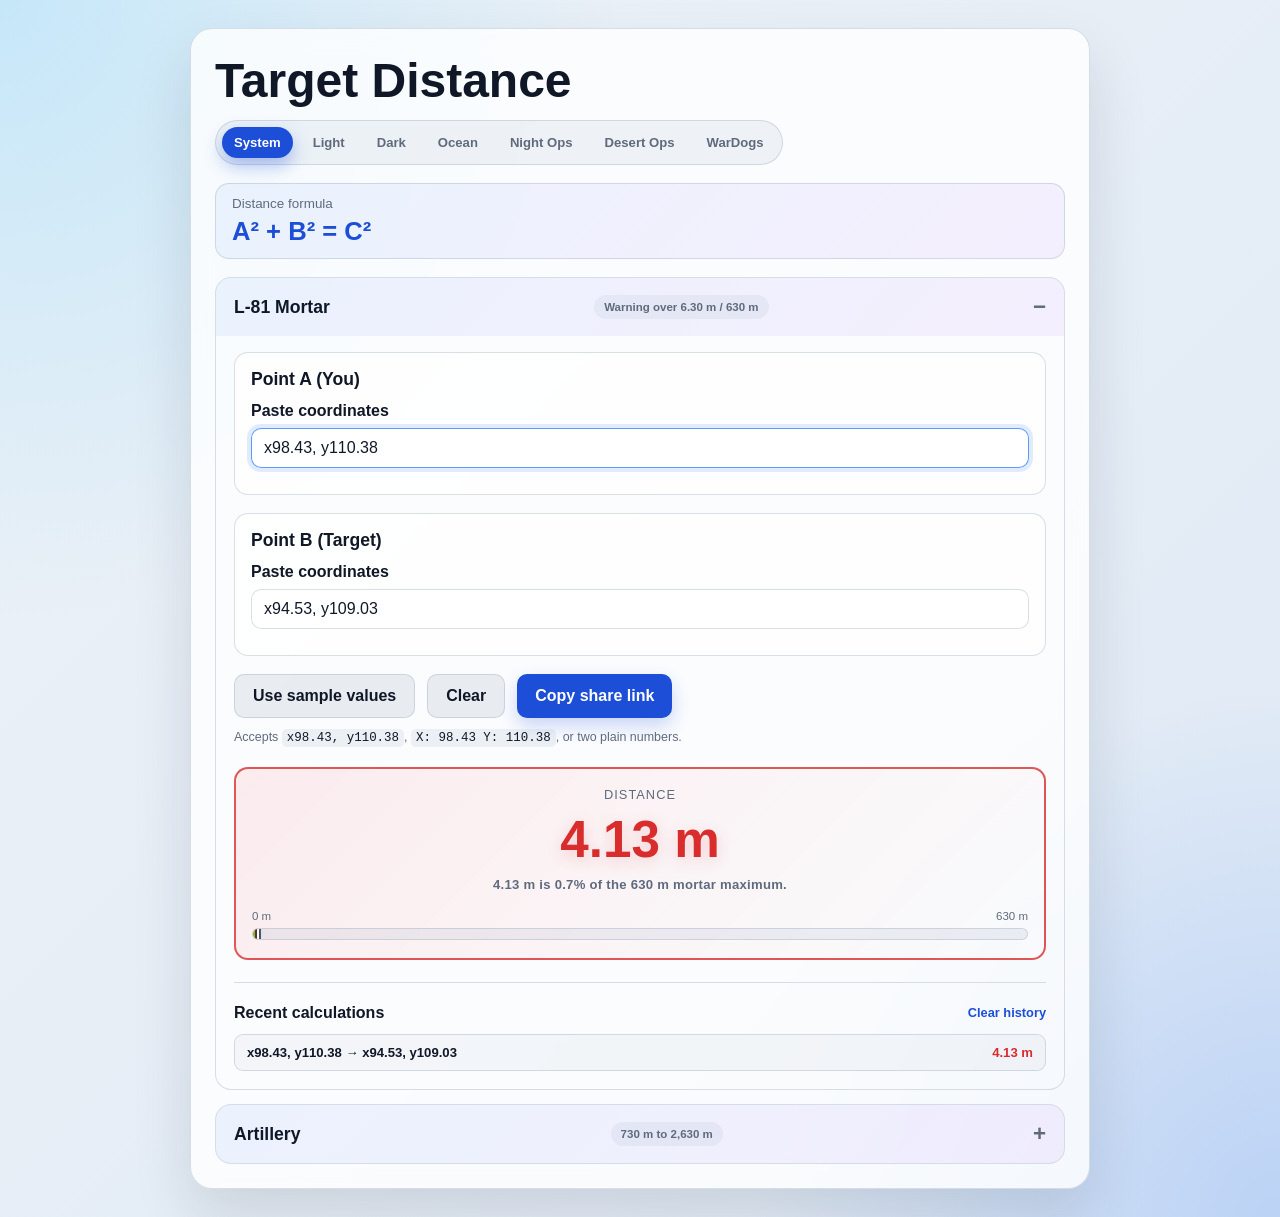
<file: mortar-calculator/index.html>
<!DOCTYPE html>
<html lang="en">
  <head>
    <meta charset="UTF-8" />
    <meta name="viewport" content="width=device-width, initial-scale=1.0" />
    <title>Target Distance Calculator</title>
    <link rel="stylesheet" href="style.css" />
  </head>
  <body>
    <main class="app">
      <div class="card calculator-card">
        <div class="top-bar">
          <h1>Target Distance</h1>

          <div class="theme-toggle" aria-label="Theme selector">
            <button class="theme-btn" type="button" data-theme="system">System</button>
            <button class="theme-btn" type="button" data-theme="light">Light</button>
            <button class="theme-btn" type="button" data-theme="dark">Dark</button>
            <button class="theme-btn" type="button" data-theme="ocean">Ocean</button>
            <button class="theme-btn" type="button" data-theme="night-ops">Night Ops</button>
            <button class="theme-btn" type="button" data-theme="desert-ops">Desert Ops</button>
            <button class="theme-btn" type="button" data-theme="wardogs">WarDogs</button>
          </div>
        </div>

        <div class="formula-box">
          <span class="formula-label">Distance formula</span>
          <div class="formula">A² + B² = C²</div>
        </div>

        <div class="weapon-accordion">
          <details class="weapon-section" open>
            <summary>
              <span>L-81 Mortar</span>
              <span class="range-pill">Warning over 6.30 m / 630 m</span>
            </summary>

            <div class="weapon-content">
              <form id="distance-form" class="form-grid single-column-form">
                <section class="point-panel coordinate-panel">
                  <h2>Point A (You)</h2>
                  <label>
                    Paste coordinates
                    <input id="a-coords" type="text" value="x98.43, y110.38" placeholder="x98.43, y110.38" spellcheck="false" autocomplete="off" autofocus />
                  </label>
                </section>

                <section class="point-panel coordinate-panel">
                  <h2>Point B (Target)</h2>
                  <label>
                    Paste coordinates
                    <input id="b-coords" type="text" value="x94.53, y109.03" placeholder="x94.53, y109.03" spellcheck="false" autocomplete="off" />
                  </label>
                </section>

                <div class="actions">
                  <button type="button" id="sample-btn" class="secondary-btn">Use sample values</button>
                  <button type="button" id="clear-btn" class="secondary-btn">Clear</button>
                  <button type="button" id="share-btn" class="primary-btn">Copy share link</button>
                </div>
                <p class="input-hint">Accepts <code>x98.43, y110.38</code>, <code>X: 98.43 Y: 110.38</code>, or two plain numbers.</p>
              </form>

              <div class="result-box mortar-result-box" id="result-box" aria-live="polite">
                <span class="result-label">Distance</span>
                <div id="result" class="result-value">4.13 m</div>
                <div id="warning-text" class="warning-text hidden">Warning: over 6.30 m (630m relationship)</div>
                <div id="distance-relation" class="distance-relation">0.00 m is 0.00% of the 630 m mortar maximum.</div>

                <div class="range-meter-wrap mortar-meter-wrap">
                  <div class="range-meter-labels">
                    <span>0 m</span>
                    <span>630 m</span>
                  </div>
                  <div class="range-meter-track">
                    <div id="range-meter-fill" class="range-meter-fill"></div>
                    <div id="range-meter-marker" class="range-meter-marker"></div>
                  </div>
                </div>
              </div>

              <section class="history-panel" aria-labelledby="history-title">
                <div class="history-heading">
                  <h2 id="history-title">Recent calculations</h2>
                  <button type="button" id="clear-history-btn" class="text-btn">Clear history</button>
                </div>
                <p id="history-empty" class="history-empty">Your recent calculations will appear here on this device.</p>
                <div id="history-list" class="history-list"></div>
              </section>
            </div>
          </details>

          <details class="weapon-section">
            <summary>
              <span>Artillery</span>
              <span class="range-pill">730 m to 2,630 m</span>
            </summary>

            <div class="weapon-content artillery-content">
              <div class="range-row">
                <span>Minimum</span>
                <strong>730 m</strong>
              </div>
              <div class="range-row">
                <span>Maximum</span>
                <strong>2,630 m</strong>
              </div>
              <div id="artillery-status" class="range-status">Status: Outside artillery range</div>
            </div>
          </details>
        </div>
      </div>
    </main>

    <script src="script.js"></script>
  </body>
</html>
</file>
<file: mortar-calculator/style.css>
:root {
  --bg: #edf2f7;
  --bg-strong: #dfe9f5;
  --card: rgba(255, 255, 255, 0.8);
  --panel: rgba(255, 255, 255, 0.72);
  --ink: #101827;
  --muted: #5f6b7d;
  --accent: #d92d2d;
  --accent-2: #1d4ed8;
  --border: rgba(148, 163, 184, 0.35);
  --input-bg: rgba(255, 255, 255, 0.8);
  --shadow: rgba(15, 23, 42, 0.12);
  --button-muted: rgba(148, 163, 184, 0.18);
  --glow-1: rgba(125, 211, 252, 0.35);
  --glow-2: rgba(59, 130, 246, 0.22);
  --surface-glow-1: rgba(59, 130, 246, 0.08);
  --surface-glow-2: rgba(168, 85, 247, 0.08);
}

body[data-theme="dark"] {
  --bg: #111827;
  --bg-strong: #0f172a;
  --card: rgba(17, 24, 39, 0.85);
  --panel: rgba(15, 23, 42, 0.9);
  --ink: #e5edf8;
  --muted: #9caec5;
  --accent: #ff5d5d;
  --accent-2: #7bb7ff;
  --border: rgba(148, 163, 184, 0.22);
  --input-bg: rgba(15, 23, 42, 0.9);
  --shadow: rgba(2, 6, 23, 0.38);
  --button-muted: rgba(148, 163, 184, 0.12);
  --glow-1: rgba(30, 64, 175, 0.24);
  --glow-2: rgba(15, 23, 42, 0.4);
  --surface-glow-1: rgba(59, 130, 246, 0.12);
  --surface-glow-2: rgba(168, 85, 247, 0.1);
}

body[data-theme="ocean"] {
  --bg: #e7f4f8;
  --bg-strong: #b8dce5;
  --card: rgba(247, 252, 253, 0.86);
  --panel: rgba(232, 247, 250, 0.82);
  --ink: #123047;
  --muted: #527080;
  --accent: #c2413b;
  --accent-2: #087f8c;
  --border: rgba(14, 116, 144, 0.25);
  --input-bg: rgba(255, 255, 255, 0.86);
  --shadow: rgba(12, 74, 110, 0.18);
  --button-muted: rgba(14, 116, 144, 0.1);
  --glow-1: rgba(45, 212, 191, 0.28);
  --glow-2: rgba(14, 116, 144, 0.2);
  --surface-glow-1: rgba(14, 116, 144, 0.1);
  --surface-glow-2: rgba(45, 212, 191, 0.1);
}

body[data-theme="night-ops"] {
  --bg: #111512;
  --bg-strong: #273229;
  --card: rgba(25, 32, 26, 0.92);
  --panel: rgba(30, 40, 31, 0.88);
  --ink: #e5eadb;
  --muted: #aab69b;
  --accent: #d36a38;
  --accent-2: #a9bd7c;
  --border: rgba(169, 189, 124, 0.28);
  --input-bg: rgba(13, 20, 15, 0.86);
  --shadow: rgba(3, 8, 4, 0.5);
  --button-muted: rgba(169, 189, 124, 0.12);
  --glow-1: rgba(105, 128, 68, 0.2);
  --glow-2: rgba(211, 106, 56, 0.14);
  --surface-glow-1: rgba(105, 128, 68, 0.14);
  --surface-glow-2: rgba(211, 106, 56, 0.1);
}

body[data-theme="desert-ops"] {
  --bg: #eee1c7;
  --bg-strong: #c9ad7d;
  --card: rgba(250, 243, 225, 0.88);
  --panel: rgba(244, 231, 202, 0.82);
  --ink: #35271d;
  --muted: #75624b;
  --accent: #a43f25;
  --accent-2: #7c692c;
  --border: rgba(124, 105, 44, 0.3);
  --input-bg: rgba(255, 249, 235, 0.9);
  --shadow: rgba(92, 61, 30, 0.2);
  --button-muted: rgba(124, 105, 44, 0.12);
  --glow-1: rgba(230, 174, 83, 0.3);
  --glow-2: rgba(164, 63, 37, 0.14);
  --surface-glow-1: rgba(164, 63, 37, 0.1);
  --surface-glow-2: rgba(230, 174, 83, 0.12);
}

body[data-theme="wardogs"] {
  --bg: #211812;
  --bg-strong: #5a3824;
  --card: rgba(45, 29, 20, 0.92);
  --panel: rgba(57, 36, 24, 0.9);
  --ink: #f3e5c7;
  --muted: #c4a477;
  --accent: #d65f32;
  --accent-2: #d8ae61;
  --border: rgba(216, 174, 97, 0.3);
  --input-bg: rgba(29, 19, 15, 0.9);
  --shadow: rgba(13, 7, 4, 0.55);
  --button-muted: rgba(216, 174, 97, 0.14);
  --glow-1: rgba(201, 148, 69, 0.28);
  --glow-2: rgba(110, 55, 31, 0.28);
  --surface-glow-1: rgba(201, 148, 69, 0.14);
  --surface-glow-2: rgba(110, 55, 31, 0.18);
}

* {
  box-sizing: border-box;
}

body {
  margin: 0;
  min-height: 100vh;
  display: grid;
  place-items: center;
  background:
    radial-gradient(circle at top left, var(--glow-1), transparent 35%),
    radial-gradient(circle at bottom right, var(--glow-2), transparent 30%),
    linear-gradient(135deg, var(--bg), var(--bg-strong));
  font-family: "Segoe UI", Tahoma, Geneva, Verdana, sans-serif;
  color: var(--ink);
  transition: background 0.25s ease, color 0.25s ease;
}

.app {
  width: min(900px, 92vw);
  padding: 28px 0;
}

.card {
  background: var(--card);
  border: 1px solid var(--border);
  border-radius: 22px;
  box-shadow: 0 28px 60px var(--shadow);
  padding: 24px;
  backdrop-filter: blur(12px);
}

.top-bar {
  display: flex;
  justify-content: space-between;
  align-items: center;
  gap: 12px;
  margin-bottom: 18px;
  flex-wrap: wrap;
}

h1 {
  margin: 0;
  font-size: clamp(2rem, 4vw, 3rem);
  text-align: left;
}

.theme-toggle {
  display: inline-flex;
  flex-wrap: wrap;
  gap: 8px;
  padding: 6px;
  border-radius: 999px;
  background: rgba(148, 163, 184, 0.12);
  border: 1px solid var(--border);
}

.theme-btn {
  border: none;
  border-radius: 999px;
  padding: 8px 12px;
  font-size: 0.82rem;
  font-weight: 700;
  cursor: pointer;
  transition: all 0.2s ease;
  background: transparent;
  color: var(--muted);
}

.theme-btn.active {
  background: var(--accent-2);
  color: white;
  box-shadow: 0 8px 18px rgba(29, 78, 216, 0.35);
}

.weapon-accordion {
  display: grid;
  gap: 14px;
}

.weapon-section {
  border: 1px solid var(--border);
  border-radius: 16px;
  background: rgba(255, 255, 255, 0.04);
  overflow: hidden;
}

.weapon-section summary {
  list-style: none;
  display: flex;
  justify-content: space-between;
  align-items: center;
  gap: 12px;
  padding: 16px 18px;
  cursor: pointer;
  font-size: 1.1rem;
  font-weight: 800;
  background: linear-gradient(135deg, var(--surface-glow-1), var(--surface-glow-2));
}

.weapon-section summary::-webkit-details-marker {
  display: none;
}

.weapon-section summary::after {
  content: '+';
  font-size: 1.4rem;
  font-weight: 700;
  color: var(--muted);
}

.weapon-section[open] summary::after {
  content: '−';
}

.range-pill {
  font-size: 0.72rem;
  font-weight: 700;
  padding: 6px 10px;
  border-radius: 999px;
  background: rgba(148, 163, 184, 0.12);
  color: var(--muted);
}

.weapon-content {
  padding: 16px 18px 18px;
}

.formula-box {
  background: linear-gradient(135deg, var(--surface-glow-1), var(--surface-glow-2));
  border: 1px solid var(--border);
  border-radius: 14px;
  padding: 12px 16px;
  margin-bottom: 18px;
}

.formula-label {
  display: block;
  font-size: 0.84rem;
  color: var(--muted);
}

.formula {
  font-size: clamp(1.2rem, 2vw, 1.8rem);
  margin-top: 6px;
  font-weight: 700;
  color: var(--accent-2);
}

.form-grid {
  display: grid;
  gap: 18px;
}

.point-panel {
  background: var(--panel);
  border: 1px solid var(--border);
  border-radius: 14px;
  padding: 16px;
  box-shadow: inset 0 1px 0 rgba(255, 255, 255, 0.2);
}

.point-panel h2 {
  margin: 0 0 12px 0;
  font-size: 1.1rem;
}

.point-panel label {
  display: grid;
  grid-template-columns: 26px 1fr;
  align-items: center;
  gap: 10px;
  margin-bottom: 10px;
  font-weight: 600;
}

.coordinate-panel {
  grid-column: 1 / -1;
}

.coordinate-panel label {
  grid-template-columns: 1fr;
  gap: 8px;
}

.single-column-form {
  grid-template-columns: 1fr;
}

input {
  width: 100%;
  padding: 10px 12px;
  border: 1px solid var(--border);
  border-radius: 10px;
  font-size: 1rem;
  background: var(--input-bg);
  color: var(--ink);
  transition: border-color 0.2s ease, box-shadow 0.2s ease;
}

input:focus {
  outline: none;
  border-color: rgba(59, 130, 246, 0.8);
  box-shadow: 0 0 0 4px rgba(59, 130, 246, 0.15);
}

.actions {
  display: flex;
  flex-wrap: wrap;
  gap: 12px;
}

.input-hint {
  grid-column: 1 / -1;
  margin: -6px 0 0;
  color: var(--muted);
  font-size: 0.78rem;
}

code {
  padding: 2px 5px;
  border-radius: 5px;
  background: rgba(148, 163, 184, 0.14);
  color: var(--ink);
}

button {
  border: none;
  border-radius: 10px;
  padding: 12px 18px;
  font-size: 1rem;
  font-weight: 700;
  cursor: pointer;
  transition: transform 0.15s ease, opacity 0.15s ease, box-shadow 0.15s ease;
}

button:hover {
  transform: translateY(-1px);
}

.secondary-btn {
  background: var(--button-muted);
  color: var(--ink);
  border: 1px solid var(--border);
}

.primary-btn {
  background: var(--accent-2);
  color: white;
  box-shadow: 0 8px 18px rgba(29, 78, 216, 0.22);
}

.history-panel {
  margin-top: 22px;
  padding-top: 18px;
  border-top: 1px solid var(--border);
}

.history-heading {
  display: flex;
  justify-content: space-between;
  align-items: center;
  gap: 12px;
}

.history-heading h2 {
  margin: 0;
  font-size: 1rem;
}

.text-btn {
  padding: 4px 0;
  border: 0;
  background: transparent;
  color: var(--accent-2);
  font-size: 0.8rem;
}

.history-empty {
  margin: 10px 0 0;
  color: var(--muted);
  font-size: 0.82rem;
}

.history-empty[hidden] {
  display: none;
}

.history-list {
  display: grid;
  gap: 8px;
  margin-top: 10px;
}

.history-item {
  display: flex;
  justify-content: space-between;
  align-items: center;
  gap: 12px;
  width: 100%;
  padding: 10px 12px;
  border: 1px solid var(--border);
  border-radius: 9px;
  background: rgba(148, 163, 184, 0.08);
  color: var(--ink);
  font-size: 0.82rem;
  text-align: left;
}

.history-item span {
  overflow: hidden;
  text-overflow: ellipsis;
  white-space: nowrap;
}

.history-item strong {
  flex: 0 0 auto;
  color: var(--accent);
}

.history-item:hover {
  border-color: var(--accent-2);
  transform: none;
}

.result-box {
  margin-top: 22px;
  border: 2px solid rgba(217, 45, 45, 0.8);
  border-radius: 14px;
  background: linear-gradient(135deg, rgba(255, 92, 92, 0.1), rgba(255, 255, 255, 0.05));
  padding: 18px 16px;
  text-align: center;
  box-shadow: inset 0 1px 0 rgba(255, 255, 255, 0.2);
  transition: border-color 0.2s ease, box-shadow 0.2s ease, background 0.2s ease;
}

.result-box.warning {
  border-color: #ff8a00;
  background: linear-gradient(135deg, rgba(255, 138, 0, 0.16), rgba(255, 255, 255, 0.05));
  box-shadow: 0 0 0 4px rgba(255, 138, 0, 0.12);
}

.result-label {
  display: block;
  text-transform: uppercase;
  letter-spacing: 0.08em;
  font-size: 0.8rem;
  color: var(--muted);
}

.result-value {
  margin-top: 8px;
  font-size: clamp(2rem, 5vw, 3.2rem);
  font-weight: 800;
  color: var(--accent);
  text-shadow: 0 4px 16px rgba(217, 45, 45, 0.2);
}

.warning-text {
  margin-top: 10px;
  font-size: 0.9rem;
  font-weight: 700;
  color: #ff8a00;
}

.distance-relation {
  margin-top: 8px;
  font-size: 0.82rem;
  font-weight: 700;
  color: var(--muted);
  letter-spacing: 0.02em;
}

.mortar-result-box .range-meter-wrap {
  margin-top: 18px;
}

.mortar-meter-wrap .range-meter-labels {
  justify-content: space-between;
}

.range-meter-wrap {
  margin-top: 16px;
}

.range-meter-labels {
  display: flex;
  justify-content: space-between;
  font-size: 0.72rem;
  color: var(--muted);
  margin-bottom: 6px;
}

.range-meter-track {
  position: relative;
  width: 100%;
  height: 12px;
  border-radius: 999px;
  background: rgba(148, 163, 184, 0.15);
  border: 1px solid var(--border);
  overflow: hidden;
}

.range-meter-fill {
  position: absolute;
  left: 0;
  top: 0;
  bottom: 0;
  width: 0%;
  border-radius: inherit;
  background: linear-gradient(90deg, #22c55e, #f59e0b, #ef4444);
  box-shadow: 0 0 12px rgba(96, 165, 250, 0.3);
}

.range-meter-marker {
  position: absolute;
  top: 50%;
  left: 0%;
  width: 2px;
  height: 18px;
  transform: translate(-50%, -50%);
  background: white;
  box-shadow: 0 0 0 2px rgba(15, 23, 42, 0.7);
}

.warning-text.hidden {
  display: none;
}

.artillery-content {
  display: grid;
  gap: 12px;
}

.weapon-section[open] .artillery-content {
  display: grid;
}

.range-row {
  display: flex;
  justify-content: space-between;
  align-items: center;
  padding: 12px 14px;
  border-radius: 10px;
  background: rgba(148, 163, 184, 0.08);
  border: 1px solid var(--border);
}

.range-status {
  margin-top: 6px;
  font-weight: 700;
  color: var(--muted);
}

.range-status.warning {
  color: #ff8a00;
}

.range-status.good {
  color: #16a34a;
}

@media (min-width: 680px) {
  .form-grid {
    grid-template-columns: repeat(2, minmax(220px, 1fr));
  }

  .actions {
    grid-column: 1 / -1;
  }
}

@media (max-width: 520px) {
  .app {
    width: min(100% - 20px, 900px);
    padding: 10px 0;
  }

  .card {
    padding: 16px;
    border-radius: 16px;
  }

  .top-bar {
    align-items: flex-start;
  }

  .theme-toggle {
    width: 100%;
  }

  .theme-btn {
    flex: 1;
  }

  .weapon-section summary {
    align-items: flex-start;
    flex-wrap: wrap;
  }

  .range-pill {
    order: 3;
    width: 100%;
  }

  .actions > button {
    flex: 1 1 130px;
  }

  .history-item {
    align-items: flex-start;
    flex-direction: column;
    gap: 4px;
  }
}
</file>
